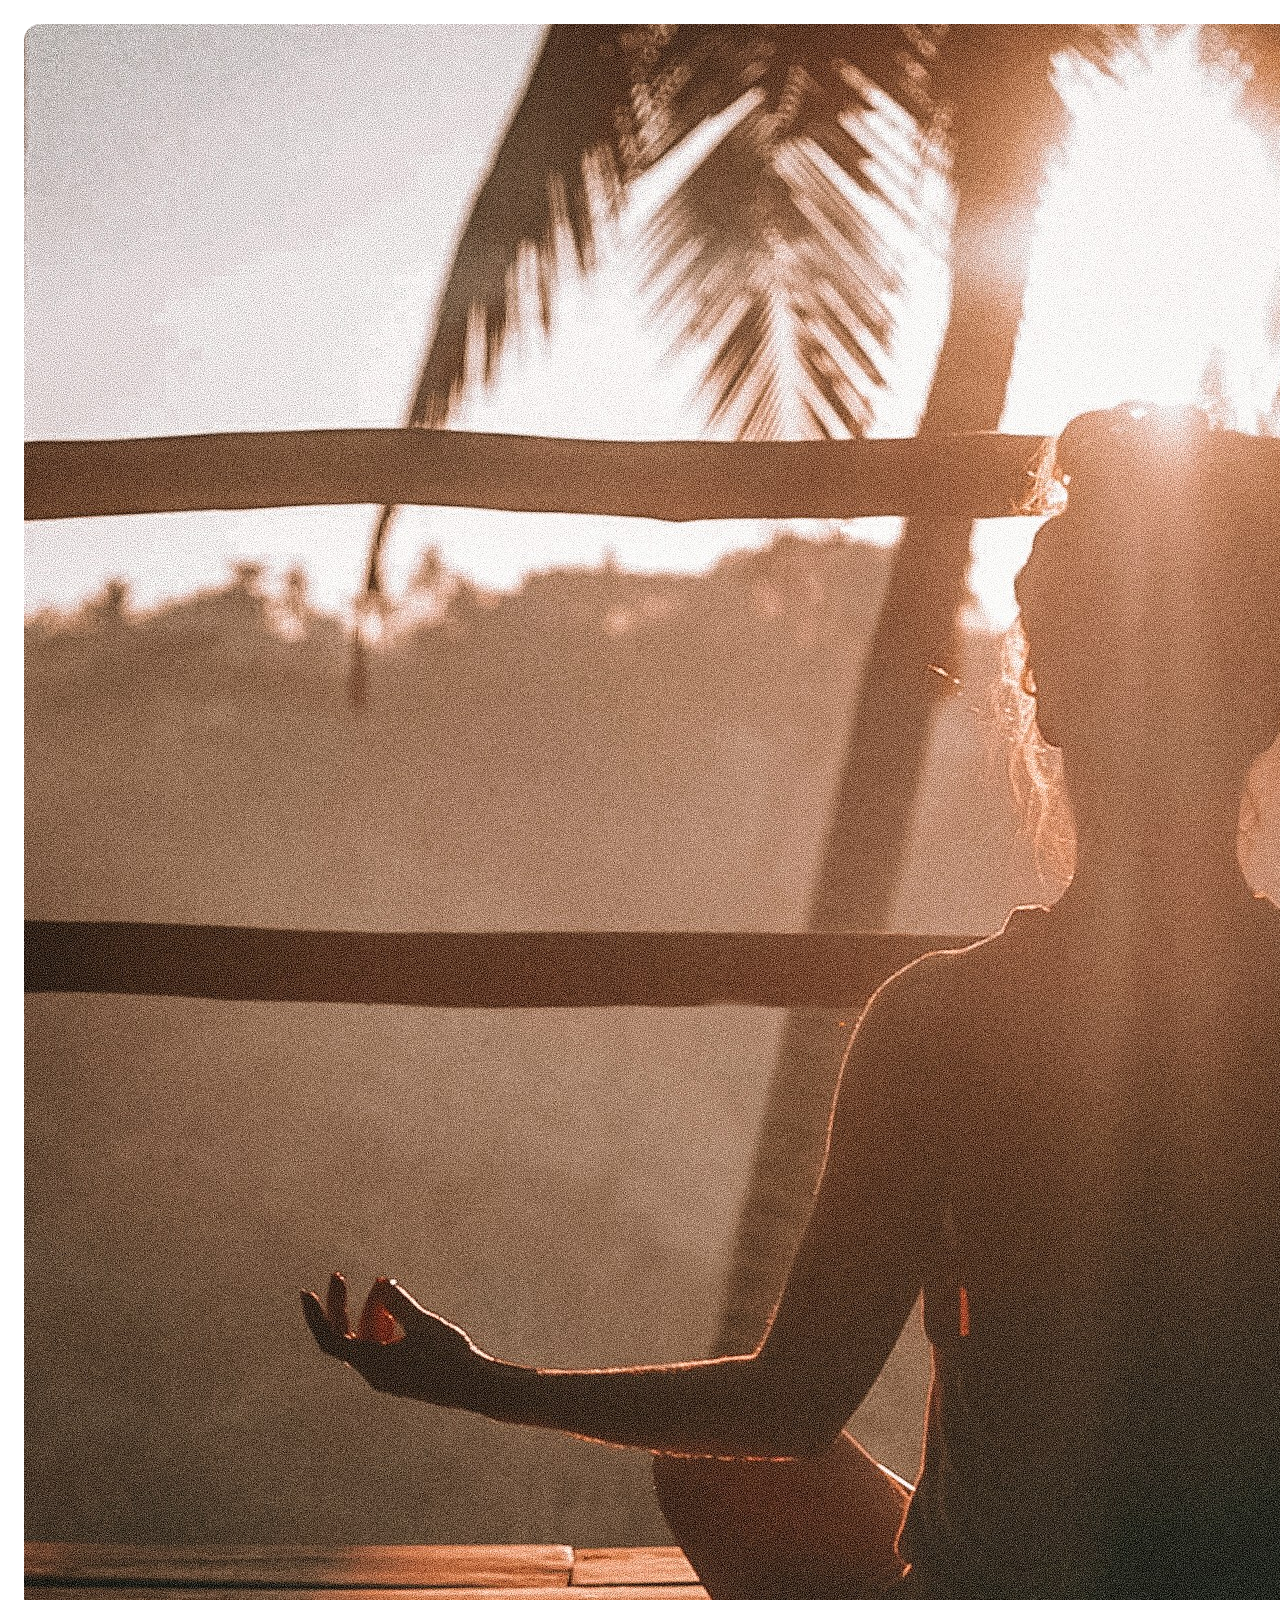
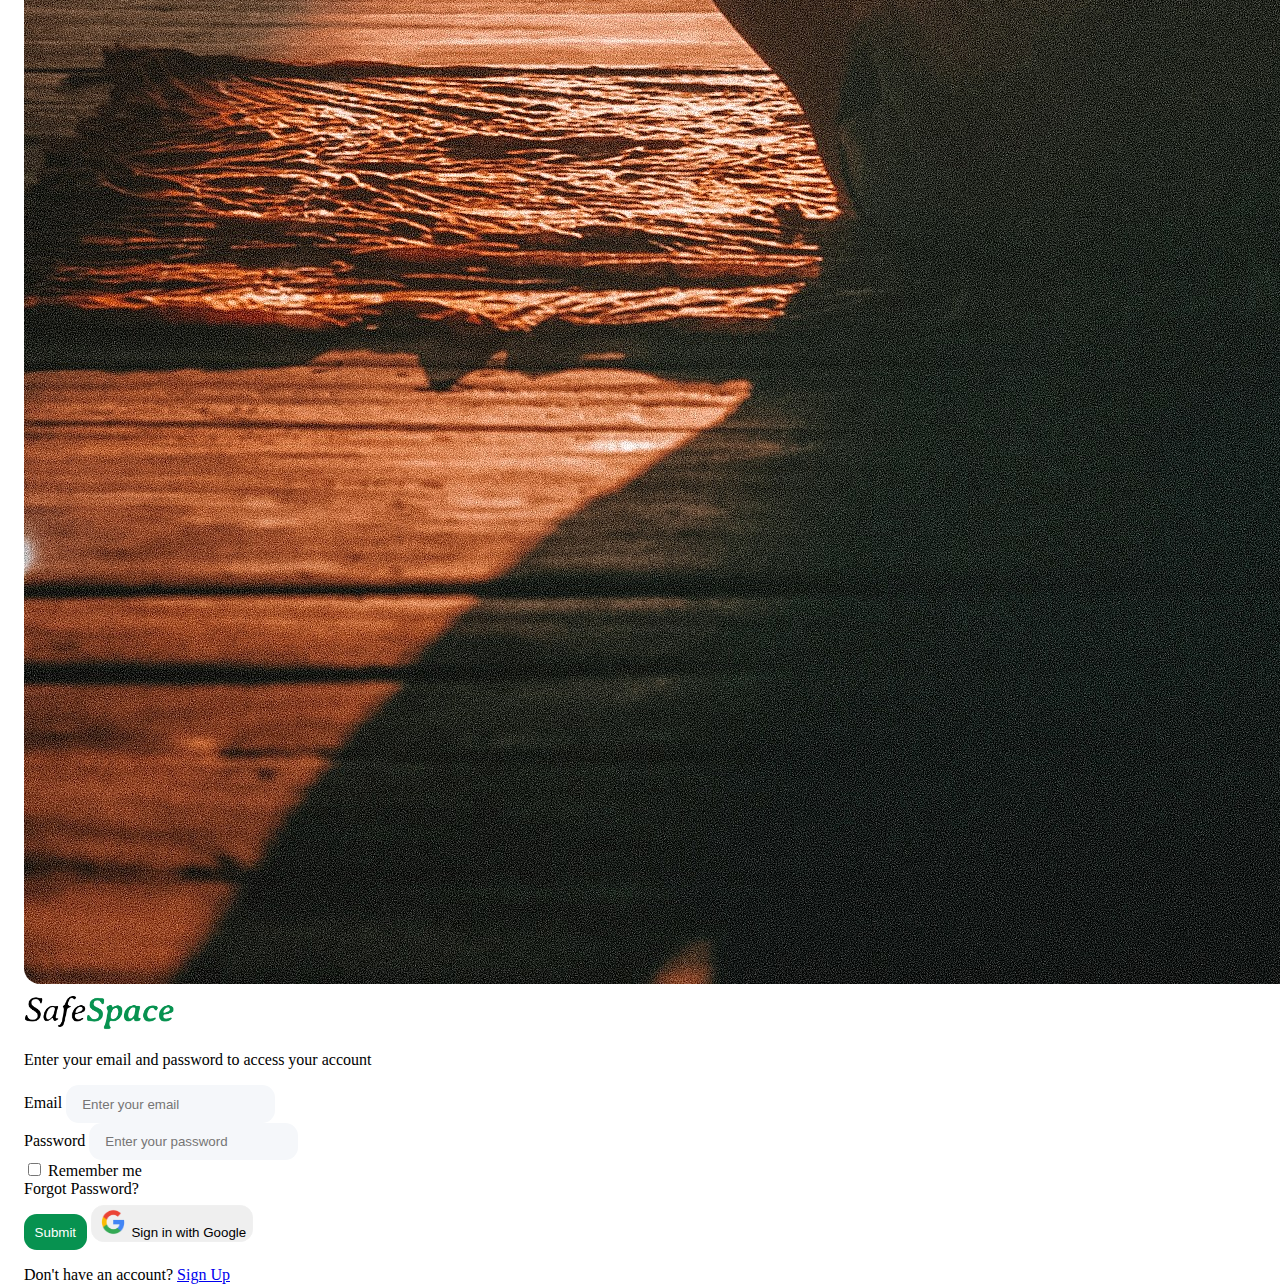
<file: sign-in.html>
<!DOCTYPE html>
<html lang="en">
  <head>
    <meta charset="UTF-8" />
    <meta name="viewport" content="width=device-width, initial-scale=1.0" />
    <title>Sign in</title>

    <!-- favicon -->
    <link rel="icon" type="image/x-icon" href="/assets/images/favicon.png" />
    <!-- main css -->
    <link rel="stylesheet" href="./css/style.css" />
    <!-- bootstrap css -->
    <link
      href="https://cdn.jsdelivr.net/npm/bootstrap@5.0.2/dist/css/bootstrap.min.css"
      rel="stylesheet"
      integrity="sha384-EVSTQN3/azprG1Anm3QDgpJLIm9Nao0Yz1ztcQTwFspd3yD65VohhpuuCOmLASjC"
      crossorigin="anonymous"
    />
  </head>
  <body>
    <section class="account">
      <div class="content h-100">
        <div class="row h-100">
          <div class="col-12 col-md-6 left h-100">
            <div class="img-part h-100">
              <img
                src="./assets/images/jared-rice-NTyBbu66_SI-unsplash.jpg"
                class="w-100 h-100"
              />
            </div>
          </div>
          <div
            class="col-12 col-md-6 right d-flex flex-column align-items-center justify-content-center h-100"
          >
            <div class="row">
              <div class="col-12 col-md-12 heading text-center">
                <img src="./assets/images/logo.png" width="150" />
                <p class="sub-title mt-1">
                  Enter your email and password to access your account
                </p>
              </div>
            </div>
            <form class="account-form mt-5">
              <div class="form-group">
                <label for="exampleInputEmail1">Email</label>
                <input
                  type="email"
                  class="form-control mt-2"
                  id="exampleInputEmail1"
                  aria-describedby="emailHelp"
                  placeholder="Enter your email"
                />
              </div>
              <div class="form-group mt-3">
                <label for="exampleInputPassword1">Password</label>
                <input
                  type="password"
                  class="form-control mt-2"
                  id="exampleInputPassword1"
                  placeholder="Enter your password"
                />
              </div>
              <div class="row mt-2">
                <div class="col">
                  <div class="form-check">
                    <input
                      type="checkbox"
                      class="form-check-input"
                      id="exampleCheck1"
                    />
                    <label class="form-check-label" for="exampleCheck1"
                      >Remember me</label
                    >
                  </div>
                </div>
                <div class="col w-100 text-end">
                  <a class="ms-auto text-dark">Forgot Password?</a>
                </div>
              </div>

              <button type="submit" class="btn primary-btn w-100">
                Submit
              </button>
              <button
                type="submit"
                class="btn google-btn w-100 d-flex align-items-center justify-content-center mt-3"
              >
                <img src="./assets/images/pngegg.png" width="30" height="30" />
                <span class="d-block ms-2">Sign in with Google</span>
              </button>
            </form>
            <p class="mt-3">
              Don't have an account?
              <a href="./sign-up.html" class="text-dark">Sign Up</a>
            </p>
          </div>
        </div>
      </div>
    </section>
  </body>
</html>
</file>
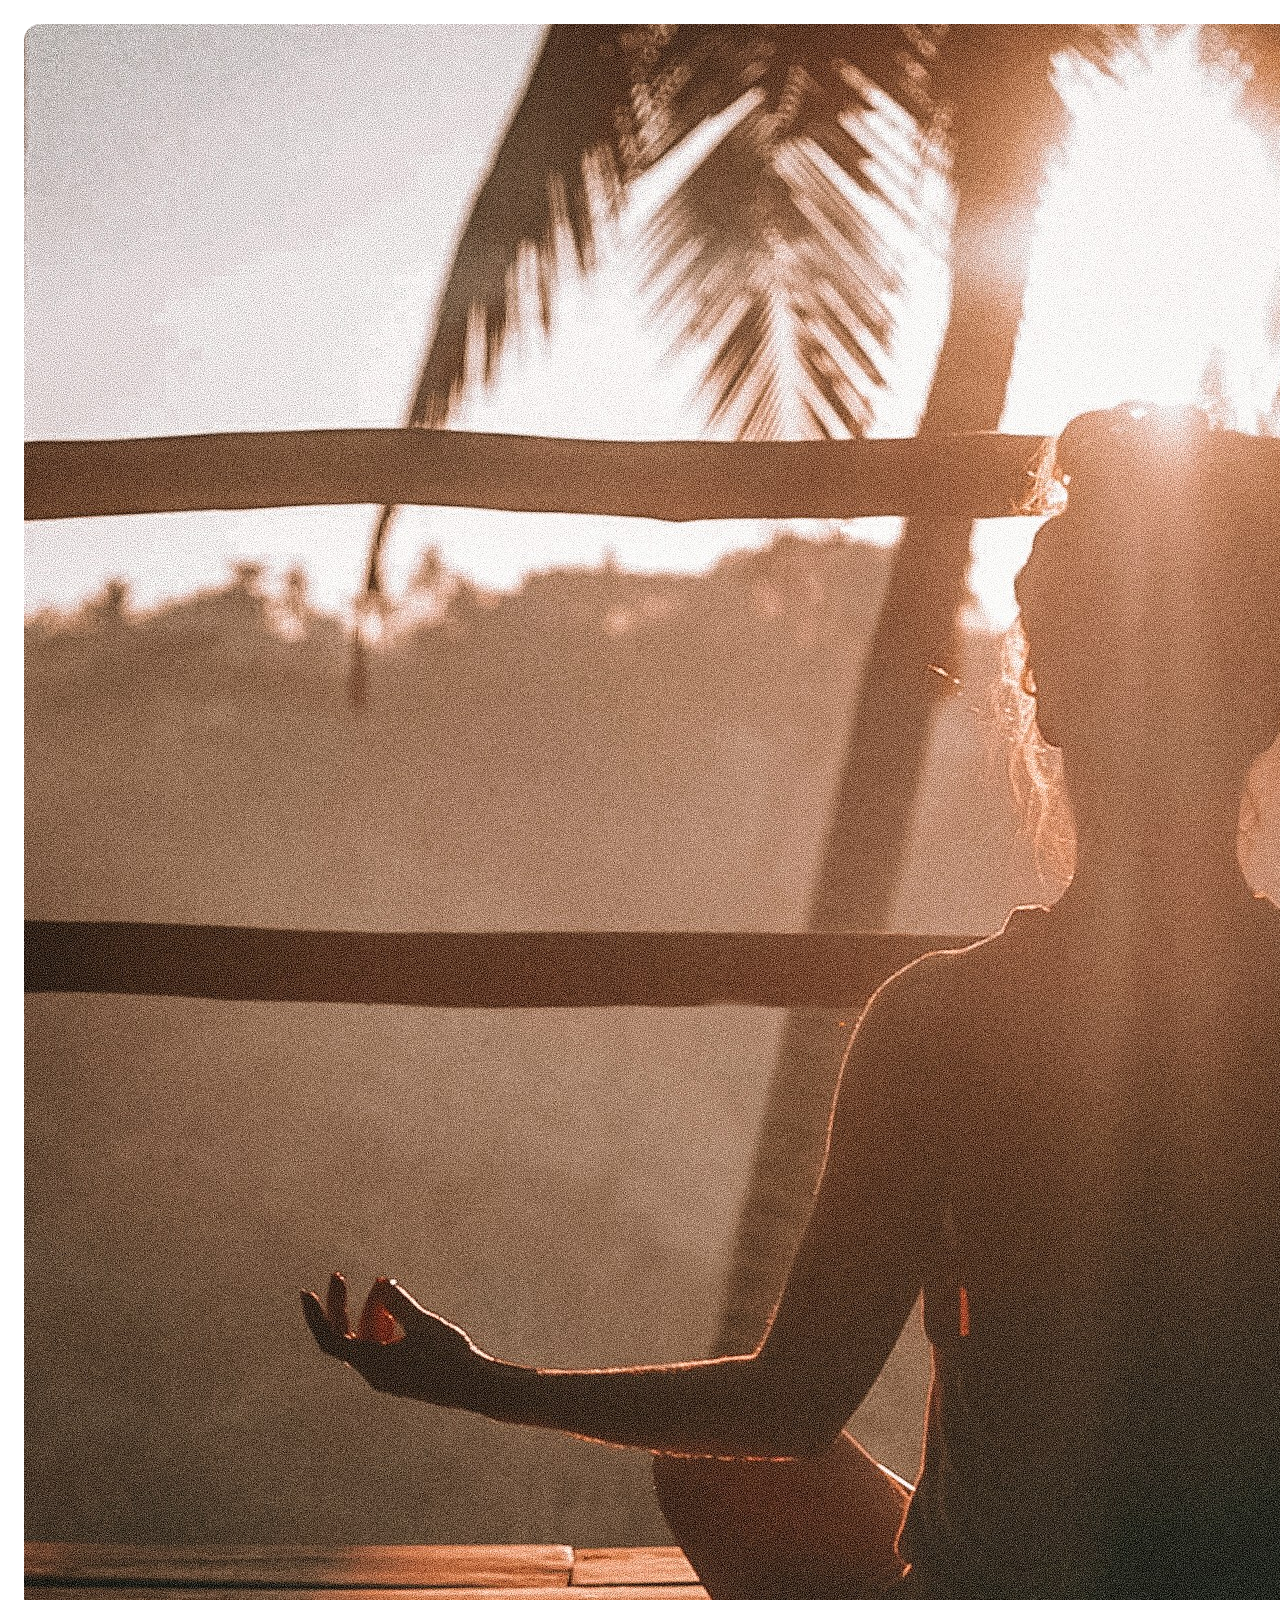
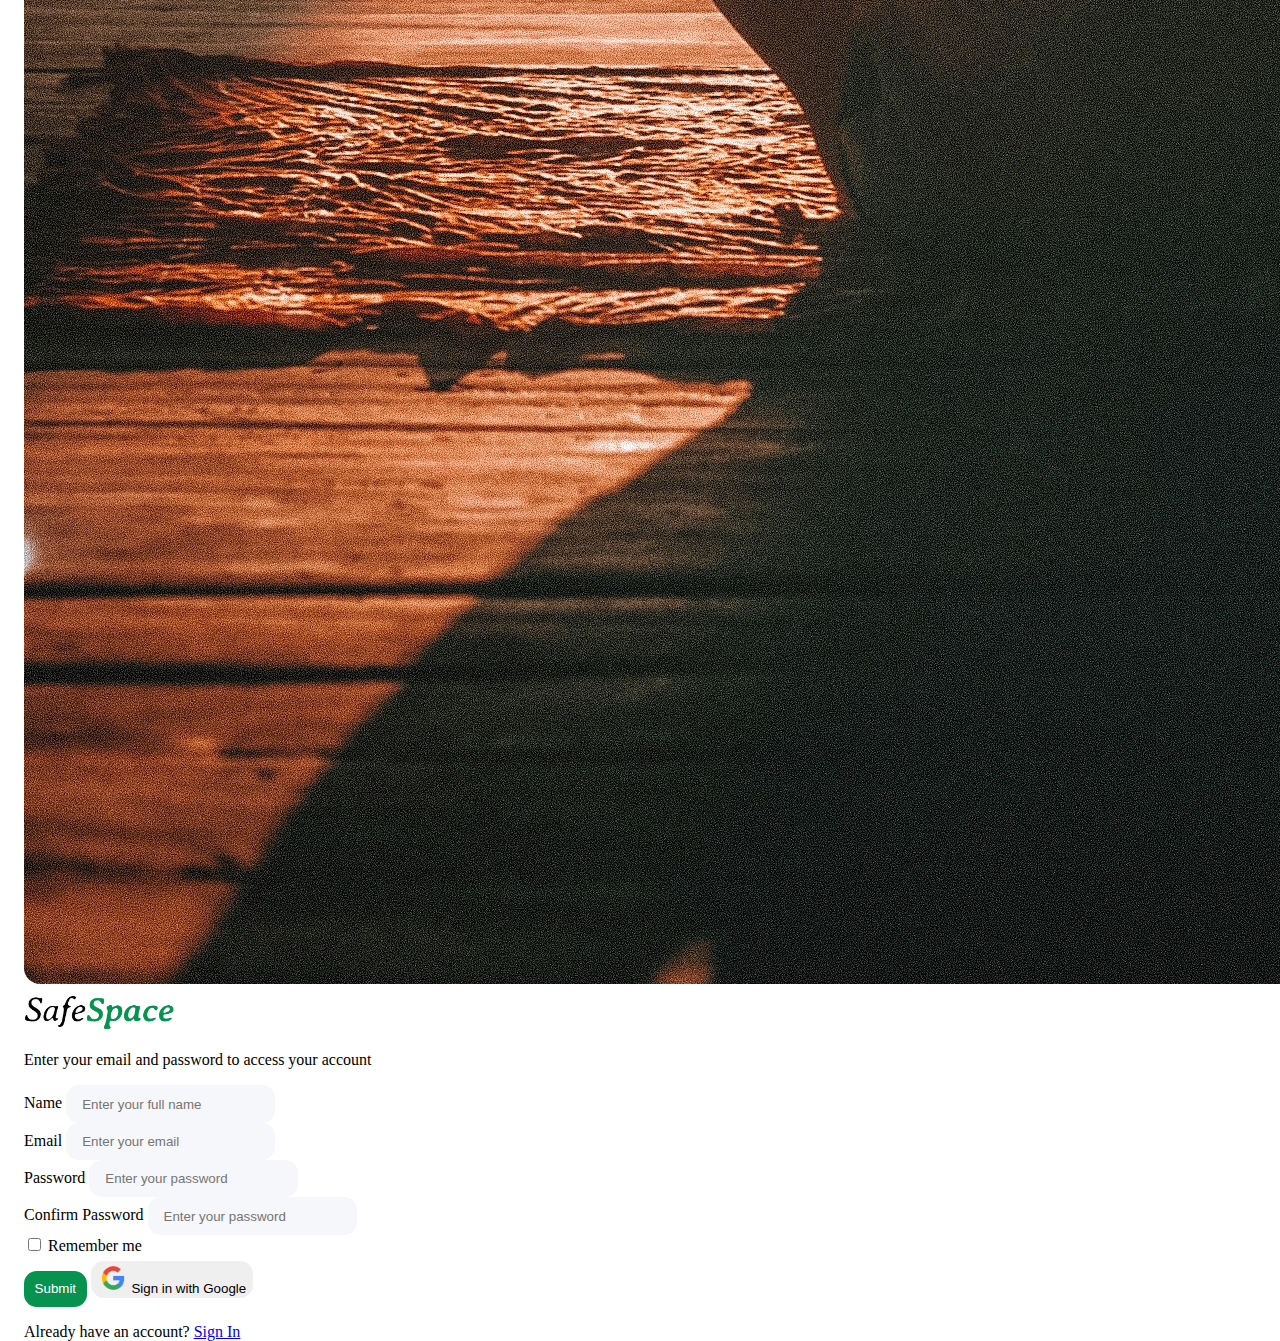
<file: sign-up.html>
<!DOCTYPE html>
<html lang="en">
  <head>
    <meta charset="UTF-8" />
    <meta name="viewport" content="width=device-width, initial-scale=1.0" />
    <title>Sign up</title>

    <!-- favicon -->
    <link rel="icon" type="image/x-icon" href="/assets/images/favicon.png" />
    <!-- main css -->
    <link rel="stylesheet" href="./css/style.css" />
    <!-- bootstrap css -->
    <link
      href="https://cdn.jsdelivr.net/npm/bootstrap@5.0.2/dist/css/bootstrap.min.css"
      rel="stylesheet"
      integrity="sha384-EVSTQN3/azprG1Anm3QDgpJLIm9Nao0Yz1ztcQTwFspd3yD65VohhpuuCOmLASjC"
      crossorigin="anonymous"
    />
  </head>
  <body>
    <section class="account">
      <div class="content h-100">
        <div class="row h-100">
          <div class="col-12 col-md-6 left h-100">
            <div class="img-part h-100">
              <img
                src="./assets/images/jared-rice-NTyBbu66_SI-unsplash.jpg"
                class="w-100 h-100"
              />
            </div>
          </div>
          <div
            class="col-12 col-md-6 right d-flex flex-column align-items-center justify-content-center h-100"
          >
            <div class="row">
              <div class="col-12 col-md-12 heading text-center">
                <img src="./assets/images/logo.png" width="150" />
                <p class="sub-title mt-1">
                  Enter your email and password to access your account
                </p>
              </div>
            </div>
            <form class="account-form mt-2">
              <div class="form-group">
                <label for="exampleInputText">Name</label>
                <input
                  type="text"
                  class="form-control mt-1"
                  id="exampleInputText1"
                  aria-describedby="textHelp"
                  placeholder="Enter your full name"
                />
              </div>
              <div class="form-group mt-2">
                <label for="exampleInputEmail1">Email</label>
                <input
                  type="email"
                  class="form-control mt-1"
                  id="exampleInputEmail1"
                  aria-describedby="emailHelp"
                  placeholder="Enter your email"
                />
              </div>
              <div class="form-group mt-2">
                <label for="exampleInputPassword1">Password</label>
                <input
                  type="password"
                  class="form-control mt-1"
                  id="exampleInputPassword1"
                  placeholder="Enter your password"
                />
              </div>
              <div class="form-group mt-2">
                <label for="exampleInputPassword1">Confirm Password</label>
                <input
                  type="password"
                  class="form-control mt-1"
                  id="exampleInputPassword1"
                  placeholder="Enter your password"
                />
              </div>
              <div class="row mt-2">
                <div class="col">
                  <div class="form-check">
                    <input
                      type="checkbox"
                      class="form-check-input"
                      id="exampleCheck1"
                    />
                    <label class="form-check-label" for="exampleCheck1"
                      >Remember me</label
                    >
                  </div>
                </div>
              </div>

              <button type="submit" class="btn primary-btn w-100">
                Submit
              </button>
              <button
                type="submit"
                class="btn google-btn w-100 d-flex align-items-center justify-content-center mt-3"
              >
                <img src="./assets/images/pngegg.png" width="30" height="30" />
                <span class="d-block ms-2">Sign in with Google</span>
              </button>
            </form>
            <p class="mt-3">
              Already have an account?
              <a href="./sign-in.html" class="text-dark">Sign In</a>
            </p>
          </div>
        </div>
      </div>
    </section>
  </body>
</html>
</file>
<file: css/style.css>
@import url("https://fonts.googleapis.com/css2?family=Poppins:ital,wght@0,100;0,200;0,300;0,400;0,500;0,600;0,700;0,800;0,900;1,100;1,200;1,300;1,400;1,500;1,600;1,700;1,800;1,900&display=swap");

:root {
  --primary-color: #079250;
  --white-color: #ffffff;
  --background-color: #e1e5f2;
  --font-color: #272829;
}

.header {
  z-index: 11;
}

@media (max-width: 1080px) {
  .header .navbar-nav {
    margin-left: 0 !important;
    text-align: center;
  }
  .header .btns {
    width: 60%;
    text-align: center;
    background-color: var(--background-color);
    border-radius: 1rem;
    padding: 0.5rem;
    margin: auto;
  }
}
/* common css */
.primary-btn {
  background-color: var(--primary-color) !important;
  color: var(--white-color) !important;
  border: 1px solid transparent !important;
  border-radius: 3rem !important;
}

.primary-btn:hover {
  background-color: transparent !important;
  border: 1px solid var(--primary-color) !important;
  color: var(--primary-color) !important;
}

/* banner section */
.banner {
  height: 100vh;
  padding-top: 5rem;
}

.banner .left .content .title {
  font-size: 3.5rem;
  font-weight: 600;
}

.banner .left .content .sub-title {
  font-size: 1rem;
  color: #566173;
}

.banner .left .subscribe-email .form-control {
  border-radius: 2rem;
}
.banner .right img {
  width: 75%;
  display: block;
  margin-left: auto;
}

@media (max-width: 1080px) {
  .banner {
    height: 100%;
    padding-top: 6rem;
  }
  .banner .right {
    display: flex;
    align-items: center;
  }
  .banner .right img {
    margin-left: auto;
  }
  .banner .left .content {
    padding: 1rem;
  }
  .banner .left .content .title {
    font-size: 1.7rem;
  }
  .banner .left .content .subscribe-email {
    width: 100%;
    align-items: center;
    justify-content: space-between;
    margin-top: 0 !important;
    flex-direction: column;
  }
  .banner .left .content .subscribe-email form div {
    margin-bottom: 0.5rem !important;
  }
  .banner .left .content .subscribe-email form {
    width: 100%;
  }
  .banner .left .content .subscribe-email .primary-btn {
    width: 100%;
    margin-left: 0 !important;
  }
}
@media (max-width: 530px) {
  .banner {
    height: 100%;
    padding-top: 5.5rem;
  }
  .banner .row {
    flex-direction: column-reverse;
  }
  .banner .right img {
    margin: auto;
  }

  .banner .left .content {
    padding: 1rem;
  }

  .banner .left .content .title {
    font-size: 1.5rem;
  }

  .banner .left .content .subscribe-email {
    width: 100%;
    align-items: center;
    justify-content: space-between;
    margin-top: 0 !important;
    flex-direction: column;
  }
  .banner .left .content .subscribe-email form div {
    margin-bottom: 0.5rem !important;
  }
  .banner .left .content .subscribe-email form {
    width: 100%;
  }
  .banner .left .content .subscribe-email .primary-btn {
    width: 100%;
    margin-left: 0 !important;
  }
}

/* about section */
.about-us {
  height: 100vh;
  display: flex;
  align-items: center;
  background-color: var(--background-color);
}
.about-us .left .content {
  height: 500px;
}
.about-us .left .content img {
  height: 100%;
  width: 70%;
  border-radius: 2rem;
  display: block;
}
.about-us .left .content img:nth-child(2) {
  left: 40%;
  bottom: -5%;
  width: 60%;
  height: auto;
  display: block;
}

.about-us .right .content .title {
  font-size: 2.6rem;
  line-height: 50px;
  font-weight: 600;
}

.about-us .right .content .second-title {
  font-weight: 600;
}

@media (max-width: 1080px) {
  .about-us {
    height: 100%;
    padding: 2rem;
  }
  .about-us .container .row {
    flex-direction: column;
    gap: 2.5rem;
  }
  .about-us .container .row .right {
    margin: 0 !important;
  }
  .about-us .left .content img {
    width: 60%;
  }
}

@media (max-width: 530px) {
  .about-us {
    height: 100%;
    padding: 1.5rem 0.5rem;
  }
  .banner .row {
    /* flex-direction: column-reverse; */
  }
  .about-us .left .content {
    height: auto;
  }
  .about-us .left .content img {
    width: 100%;
    height: auto;
  }
  .about-us .left .content img:nth-child(2) {
    width: 80%;
    left: 50%;
    top: 70%;
    transform: translateX(-50%);
  }

  .about-us .right .content {
    margin-top: 2.5rem;
  }
  .about-us .right .content .title {
    font-size: 2rem;
    line-height: 2.5rem;
  }
}

/* articles section */
.articles {
  height: 100%;
  padding: 6rem 1rem;
}

.articles .title h3 {
  font-size: 2.5rem;
  font-weight: 600;
}

.articles .content {
  background-color: var(--white-color);
  box-shadow: 0 0 12px rgba(0, 0, 0, 0.08);
  border-radius: 1rem;
  overflow: hidden;
  cursor: pointer;
}

.articles .content img {
  width: 100%;
  height: 210px;
  border-radius: 0.8rem 0.8rem 0 0;
  object-fit: cover;
  transition: 0.5s all;
}

.articles .content:hover img {
  transform: scale(1.1);
}

.articles .content .heading {
  font-size: 1.1rem;
  margin-top: 0.5rem;
  font-weight: 600;
  line-height: 1.6rem;
}

.articles .content .sub-head {
  font-size: 0.8rem;
  color: #bebebe;
}

@media (max-width: 1080px) {
  .articles {
    height: 100%;
    padding: 2rem;
  }
  .articles .container .row {
    row-gap: 2rem;
  }
}

@media (max-width: 530px) {
  .articles {
    padding: 2rem 0.5rem;
  }

  .articles .title h3 {
    font-size: 2rem;
  }

  .articles .row:nth-child(2) {
    gap: 2rem;
  }

  .articles .content .heading {
    line-height: 1.6rem;
    font-size: 1rem;
  }
}
/* tabs section */
.tabs-section {
  background-color: var(--background-color);
  padding: 3rem;
}
.tabs-section .nav-pills {
  background: rgba(255, 255, 255, 0.4);
  backdrop-filter: saturate(180%) blur(10px);
  border-radius: 2rem;
  gap: 2rem;
  padding: 0 2rem;
}
.tabs-section .nav-pills .nav-link {
  color: var(--font-color);
  border-radius: 0rem;
}
.tabs-section .nav-pills .nav-link.active {
  background-color: transparent;
  border-bottom: 2px solid var(--primary-color);
  color: var(--primary-color);
}

.tabs-section .tab-pane .content {
  width: 60%;
  border-radius: 2rem;
  display: block;
  margin: 2rem auto 0 auto;
}

.tabs-section .tab-pane .content img {
  width: 100%;
  border-radius: 2rem;
}

.tabs-section .tab-content .modal-body iframe {
  width: 100%;
}

.tabs-section .tab-pane .content .overlay {
  height: 100%;
  width: 100%;
  top: 0;
  left: 0;
  background-color: rgba(0, 0, 0, 0.4);
  border-radius: 2rem;
  display: flex;
  align-items: center;
  justify-content: center;
  font-size: 4rem;
  color: var(--white-color);
}

.tabs-section .tab-pane .content .overlay i {
  cursor: pointer;
}

@media (max-width: 530px) {
  .tabs-section {
    padding: 1.5rem 0.5rem;
  }

  .tabs-section .container {
    width: 100% !important;
    padding: 0 !important;
    position: relative;
  }
  .tabs-section .nav-pills {
    width: 90% !important;
    position: absolute;
    top: 0;
    gap: 0rem;
    padding: 0rem 0.7rem;
    justify-content: space-between;
  }
  .tabs-section .nav-pills .nav-link {
    padding: 0.5rem 0.4rem;
    font-size: 0.7rem;
  }
  .tabs-section .tab-content {
    margin-top: 3.5rem !important;
  }
  .tabs-section .tab-content .tab-pane {
    width: 90% !important;
    margin: 0 auto;
  }
  .tabs-section .tab-content .tab-pane p {
    width: 90% !important;
  }
  .tabs-section .tab-pane .content {
    width: 90%;
  }
}

@media (max-width: 1090px) {
  .tabs-section .tab-pane .content {
    width: 90%;
  }
}

/* blogs section */
.blogs {
  height: 100%;
  padding: 6rem 2rem;
}

.blogs .title h3 {
  font-size: 2.5rem;
  font-weight: 600;
}

.blogs .content {
  /* background-color: var(--white-color); */
  border-radius: 1rem;
  transition: 0.5s all;
}

.blogs .content:hover {
  cursor: pointer;
  background-color: var(--white-color);
  box-shadow: 0 0 12px rgba(0, 0, 0, 0.1);
}
.blogs .content img {
  width: 100%;
  height: 210px;
  border-radius: 0.8rem;
  object-fit: cover;
}

.blogs .content .date {
  font-size: 0.9rem;
  color: #6c757d;
}

.blogs .content .heading {
  font-size: 1rem;
  margin: 1rem 0;
  font-weight: 600;
  line-height: 1.5rem;
}

.blogs .content .sub-head {
  font-size: 0.8rem;
  color: #6c757d;
}

@media (max-width: 1080px) {
  .blogs {
    height: 100%;
    padding: 2rem;
  }
  .blogs .container .row {
    row-gap: 2rem;
  }
}

@media (max-width: 530px) {
  .blogs {
    padding: 2rem 0.5rem;
  }

  .blogs .title h3 {
    font-size: 2rem;
  }

  .blogs .row:nth-child(2) {
    gap: 2rem;
  }
}

/* contact us section */
.contact-us {
  height: 100%;
  padding: 6rem 2rem;
  background-color: var(--background-color);
}

.contact-us .title h3 {
  font-size: 2.5rem;
  font-weight: 600;
}

.contact-us .left .mess {
  width: 70%;
}

.contact-us .support .customer .title {
  font-size: 1.4rem;
  font-weight: 500;
}

.contact-us .right .content {
  padding: 2rem;
  box-shadow: 0 0 12px rgba(0, 0, 0, 0.08);
  border-radius: 1rem;
  background-color: var(--white-color);
}

.contact-us .right .content .form-control {
  border-radius: 3rem !important;
  padding: 0.7rem 1rem;
}

.contact-us .right .content .text-area-control {
  border-radius: 1rem !important;
}
.contact-us .right .content .contact-btn {
  padding: 0.7rem 1.3rem;
}

@media (max-width: 1080px) {
  .contact-us {
    height: 100%;
    padding: 2rem;
  }
}

@media (max-width: 530px) {
  .contact-us {
    padding: 1.5rem 0.5rem;
  }

  .contact-us .left .mess {
    width: 100%;
  }

  .contact-us .support {
    display: flex;
    flex-direction: column;
    align-items: start !important;
  }

  .contact-us .customer {
    flex-basis: 49%;
  }

  .contact-us .customer .title {
    line-height: 1.7rem;
  }
  .contact-us .customer p {
    width: 100% !important;
  }

  .contact-us .right .content {
    padding: 1rem;
  }

  .contact-us .right .content .contact-btn {
    padding: 0.5rem;
  }

  .contact-us .right .row .col-12:nth-child(2) {
    margin-top: 1rem;
  }
}
/* footer section */
.footer {
  width: 100%;
  border-top: 1px solid var(--background-color);
  padding: 2rem;
}

.footer .content {
  gap: 1rem;
}

.footer .content .links {
  gap: 0.8rem;
}

.footer .content .links .link {
  text-decoration: none;
}

.footer .content .links .link:hover {
  cursor: pointer;
}

.footer .content .social {
  gap: 0.5rem;
  align-items: center;
}
.footer .content .social .icons {
  gap: 0.5rem;
  margin-left: 1rem;
  display: flex;
}
.footer .content .social .icons i {
  height: 2.3rem;
  width: 2.3rem;
  display: flex;
  align-items: center;
  justify-content: center;
  background-color: var(--primary-color);
  border-radius: 50%;
  color: var(--white-color);
  cursor: pointer;
}
.footer .content .social .icons i:hover {
  background-color: transparent;
  border: 1px solid var(--primary-color);
  color: var(--primary-color);
}
.footer .content .foot-logo {
  width: 3rem;
  height: 3rem;
}

@media (max-width: 530px) {
  .footer {
    padding: 1.5rem 0.5rem;
  }
  .footer .content {
    flex-direction: column;
  }
  .footer .content .links {
    flex-wrap: wrap;
    gap: 0.5rem;
    justify-content: center;
  }
  .footer .content .social {
    justify-content: center;
  }
}

/* account sign-in and sign-up */
.account {
  height: 100vh;
  width: 100vw;
  padding: 1rem;
}
.account .left img {
  border-radius: 1rem;
  object-fit: cover;
}
.account .heading .title {
  font-size: 2.3rem;
  font-weight: 600;
}
.account-form .form-group {
  width: 29.25rem;
}
.account-form .form-group .form-control {
  background-color: #f5f7fa;
  border: none;
  padding: 0.7rem 1rem;
  border-radius: 0.8rem;
}
.account .right .primary-btn {
  margin-top: 1rem;
  border-radius: 0.8rem !important;
  padding: 0.6rem !important;
}

.account .right .google-btn {
  border: 1px solid #f0f0f0;
  border-radius: 0.8rem !important;
}

@media (max-width: 1120px) {
  .account {
    height: 100vh;
    overflow-y: scroll;
  }
  .account .left {
    display: none;
  }
  .account .right {
    width: 100%;
    display: flex;
    align-items: center;
    justify-content: center;
  }
  .account .right .account-form {
    padding: 2rem;
    width: 80%;
  }
  .account .right .account-form .form-group {
    width: 100%;
  }
}

@media (max-width: 630px) {
  .account {
    height: 100%;
    overflow-y: scroll;
  }
  .account .left {
    display: none;
  }
  .account .right {
    width: 100%;
  }
  .account .right .account-form {
    width: 100%;
  }
  .account .right .account-form .form-group {
    width: 100%;
  }
}

/* (A) MATERIAL ICONS */
.aWrap .svg-inline--fa {
  color: white !important;
}

/* (B) WRAPPER */
.aWrap {
  font-family: Arial, Helvetica, sans-serif;
  display: flex;
  align-items: center;
  justify-content: space-between;
  /* allow buttons to wrap into another row on small screens */
  /* flex-wrap: wrap; */
  width: 330px;
  padding: 10px 20px;
  margin: 5px auto;
  border-radius: 10px;
  background: #ebf0fd;
  gap: 1rem;
  border: 1px solid rgba(0, 0, 0, 0.1);
}

.aWrap,
.aWrap * {
  box-sizing: border-box;
}

/* (C) PLAY/PAUSE BUTTON */
.aPlay {
  padding: 0;
  margin: 0;
  background: 0;
  border: 0;
  cursor: pointer;
}

.aPlay .aPlayIco i {
  color: #272829;
}

/* (D) TIME */
.aCron {
  font-size: 14px;
  color: #272829;
  margin: 0 10px;
}

/* (E) RANGE SLIDERS */
/* (E1) HIDE DEFAULT */
.aWrap input[type="range"] {
  appearance: none;
  border: none;
  outline: none;
  box-shadow: none;
  width: 150px;
  padding: 0;
  margin: 0;
  background: 0;
}

.range,
.range-volume {
  position: relative;
  display: flex;
  align-items: center;
}

.range input,
.range-volume input {
  position: relative;
  z-index: 1;
}

.range .change-range,
.range-volume .change-range {
  position: absolute;
  left: 0;
  top: 0;
  height: 6px;
  width: 0px;
  background-color: rgb(27, 28, 29);
  border-radius: 10px 0 0 10px;
}

.range-volume .change-range {
  height: 10px;
  width: 95%;
}

.under-ranger {
  position: absolute;
  left: 0;
  top: 0;
  height: 6px;
  width: 100%;
  background-color: rgb(63, 63, 63);
  border-radius: 10px;
}

.range-volume .under-ranger {
  height: 10px;
}

.aWrap input[type="range"]::-webkit-slider-thumb {
  appearance: none;
}

/* (E2) CUSTOM SLIDER TRACK */
.aWrap input[type="range"]::-webkit-slider-runnable-track {
  background: transparent;
  height: 6px;
  border-radius: 10px;
}

/* (E3) CUSTOM SLIDER BUTTON */
.aWrap input[type="range"]::-webkit-slider-thumb {
  width: 16px;
  height: 16px;
  border-radius: 50%;
  border: 0;
  background: #fff;
  position: relative;
  cursor: pointer;
  margin-top: -5px;
}

.aWrap input[type="range"]::-moz-range-thumb {
  width: 16px;
  height: 16px;
  border-radius: 50%;
  border: 0;
  background: #fff;
  position: relative;
  cursor: pointer;
  margin-top: -5px;
}
</file>
